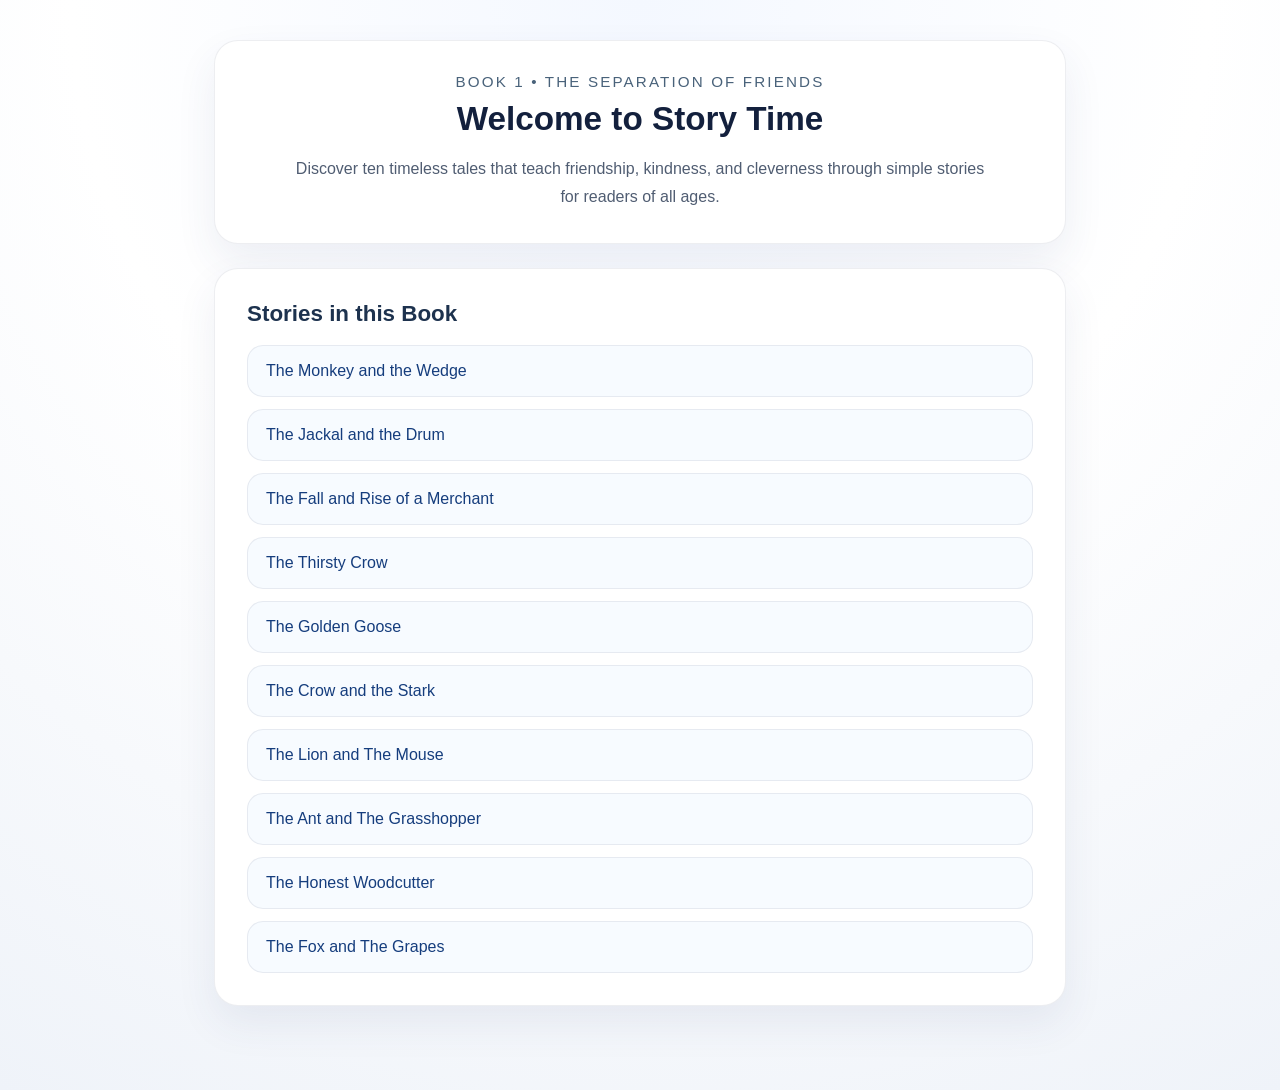
<file: index.html>
<!DOCTYPE html>
<html lang="en">
<head>
    <meta charset="UTF-8">
    <meta name="viewport" content="width=device-width, initial-scale=1.0">
    <title>Story Time</title>
    <link rel="stylesheet" href="styles.css">
</head>
<body>
    <main class="page-wrapper">
        <section class="hero-card">
            <p class="eyebrow">Book 1 • The Separation of Friends</p>
            <h1>Welcome to Story Time</h1>
            <p class="intro">Discover ten timeless tales that teach friendship, kindness, and cleverness through simple stories for readers of all ages.</p>
        </section>

        <section class="story-list-card">
            <h2>Stories in this Book</h2>
            <ol class="story-list">
                <li><a href="first-story.html">The Monkey and the Wedge</a></li>
                <li><a href="2.html">The Jackal and the Drum</a></li>
                <li><a href="3.html">The Fall and Rise of a Merchant</a></li>
                <li><a href="4.html">The Thirsty Crow</a></li>
                <li><a href="5.html">The Golden Goose</a></li>
                <li><a href="6.html">The Crow and the Stark</a></li>
                <li><a href="7.html">The Lion and The Mouse</a></li>
                <li><a href="8.html">The Ant and The Grasshopper</a></li>
                <li><a href="9.html">The Honest Woodcutter</a></li>
                <li><a href="10.html">The Fox and The Grapes</a></li>
            </ol>
        </section>
    </main>
</body>
</html>
</file>
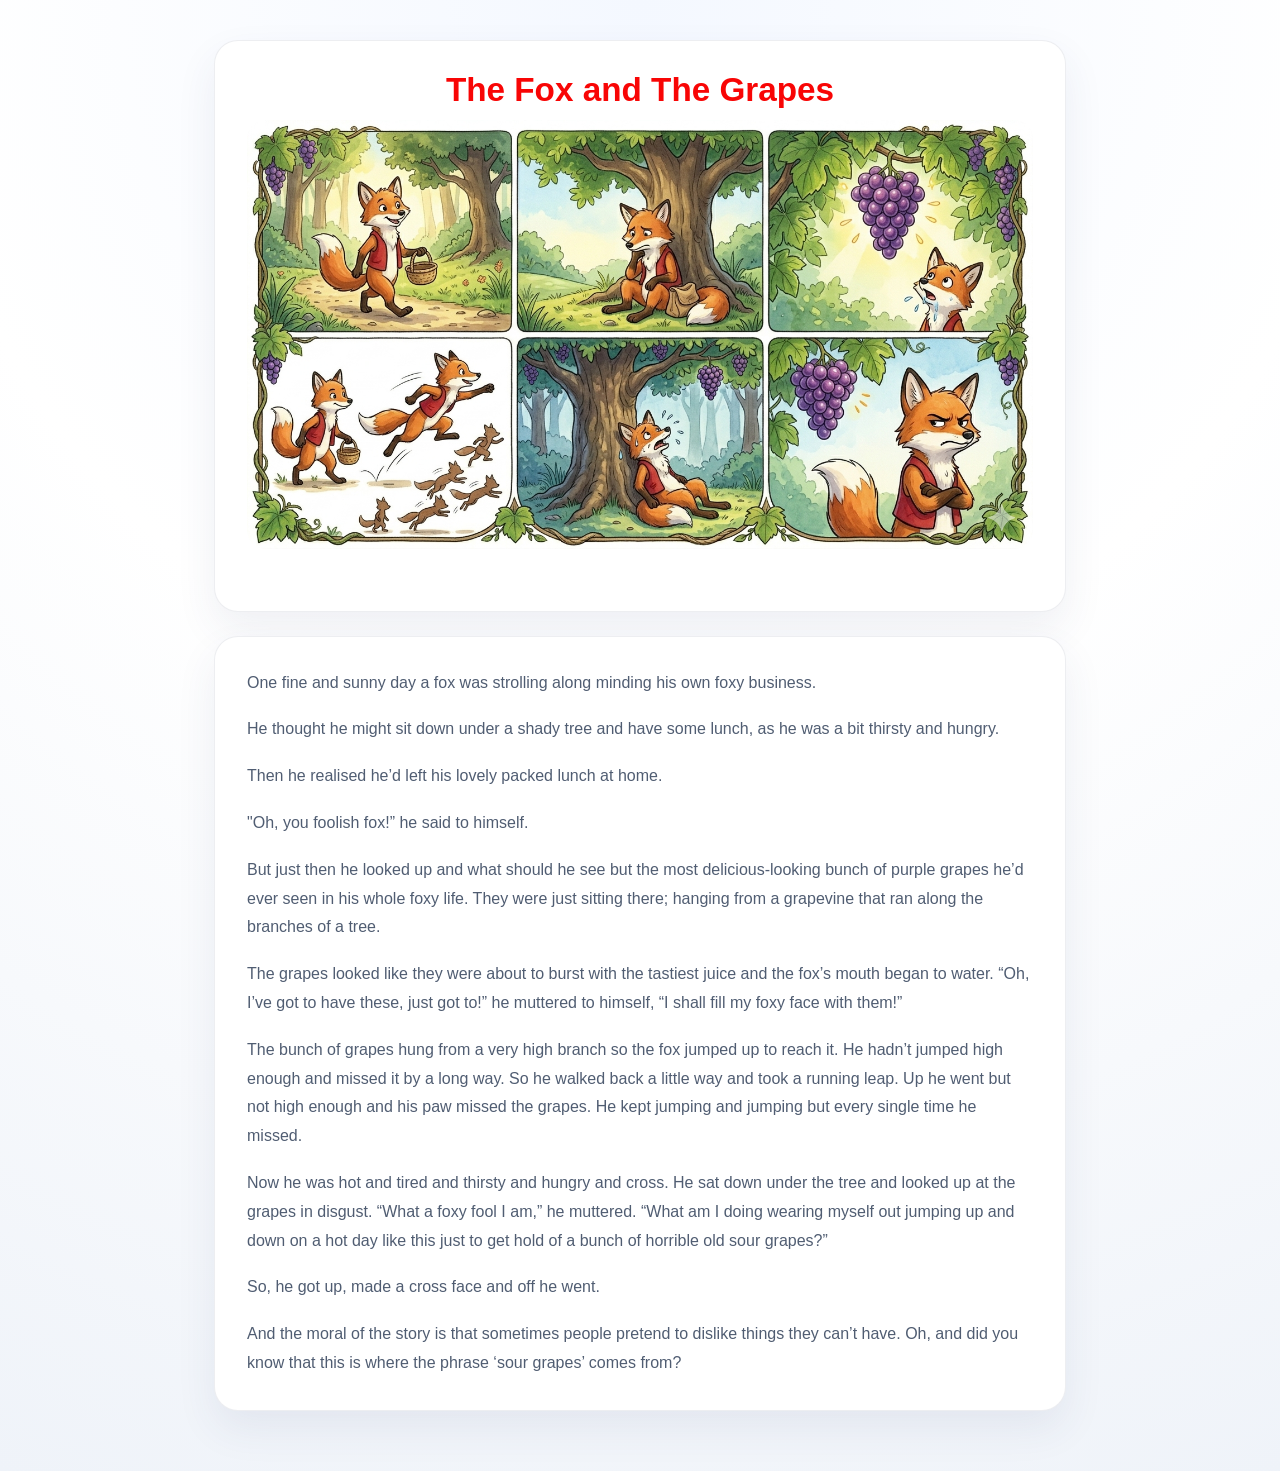
<file: 10.html>
<!DOCTYPE html>
<html lang="en">
<head>
    <meta charset="UTF-8">
    <meta name="viewport" content="width=device-width, initial-scale=1.0">
    <title>The Fox and The Grapes</title>
    <link rel="stylesheet" type="text/css" href="styles.css">
</head>
<body>
    <main class="page-wrapper">
        <section class="hero-card">
            <h1 id="heading">The Fox and The Grapes</h1>
            <div id="image-container">
                <img src="tenth.png" alt="tenth story image" id="story-image">
            </div>
        </section>
        <section id="story-container">
            <p>One fine and sunny day a fox was strolling along minding his own foxy business.</p>
            <p>He thought he might sit down under a shady tree and have some lunch, as he was a bit thirsty and hungry.</p>
            <p>Then he realised he’d left his lovely packed lunch at home.</p>
            <p>"Oh, you foolish fox!” he said to himself.</p>
            <p>But just then he looked up and what should he see but the most delicious-looking bunch of purple grapes he’d ever seen in his whole foxy life. They were just sitting there; hanging from a grapevine that ran along the branches of a tree.</p>
            <p>The grapes looked like they were about to burst with the tastiest juice and the fox’s mouth began to water. “Oh, I’ve got to have these, just got to!” he muttered to himself, “I shall fill my foxy face with them!”</p>
            <p>The bunch of grapes hung from a very high branch so the fox jumped up to reach it. He hadn’t jumped high enough and missed it by a long way. So he walked back a little way and took a running leap. Up he went but not high enough and his paw missed the grapes. He kept jumping and jumping but every single time he missed.</p>
            <p>Now he was hot and tired and thirsty and hungry and cross. He sat down under the tree and looked up at the grapes in disgust. “What a foxy fool I am,” he muttered. “What am I doing wearing myself out jumping up and down on a hot day like this just to get hold of a bunch of horrible old sour grapes?”</p>
            <p>So, he got up, made a cross face and off he went.</p>
            <p>And the moral of the story is that sometimes people pretend to dislike things they can’t have. Oh, and did you know that this is where the phrase ‘sour grapes’ comes from?</p>
        </section>
    </main>
</body>
</html>
</file>
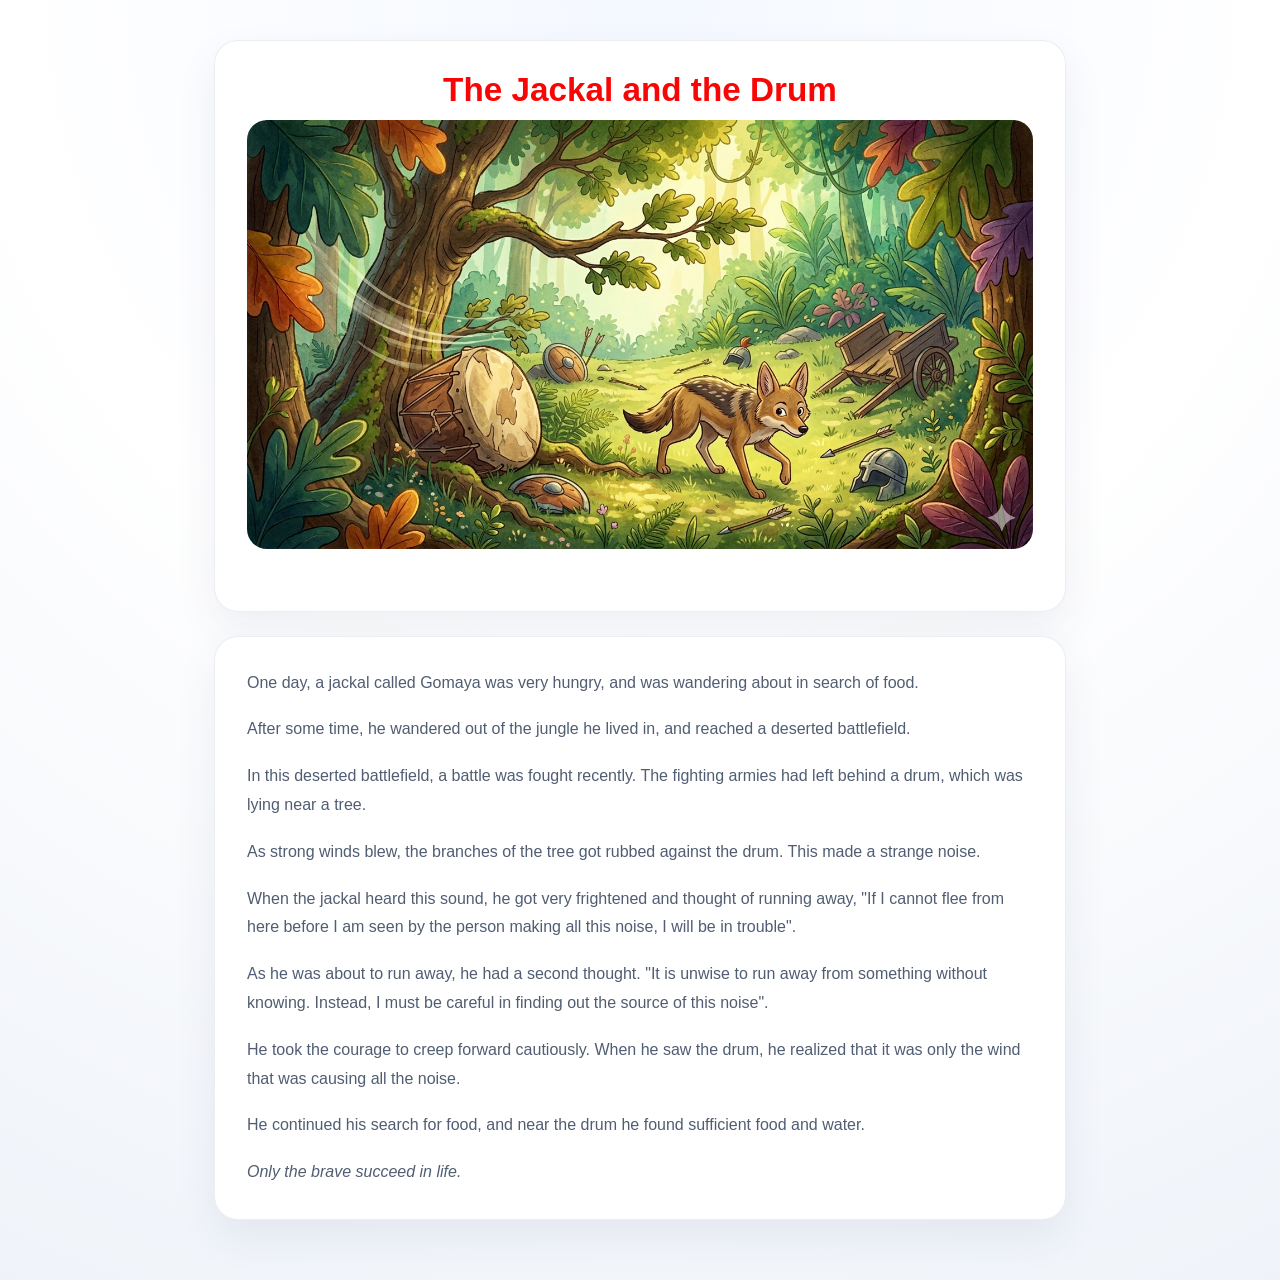
<file: 2.html>
<!DOCTYPE html>
<html lang="en">
<head>
    <meta charset="UTF-8">
    <meta name="viewport" content="width=device-width, initial-scale=1.0">
    <title>The Jackal and the Drum</title>
    <link rel="stylesheet" type="text/css" href="styles.css">
</head>
<body>
    <main class="page-wrapper">
        <section class="hero-card">
            <h1 id="heading">The Jackal and the Drum</h1>
            <div id="image-container">
                <img src="second.png" alt="second story image" id="story-image">
            </div>
        </section>
        <section id="story-container">
            <p>One day, a jackal called Gomaya was very hungry, and was wandering about in search of food.</p>
            <p>After some time, he wandered out of the jungle he lived in, and reached a deserted battlefield.</p>
            <p>In this deserted battlefield, a battle was fought recently. The fighting armies had left behind a drum, which was lying near a tree.</p>
            <p>As strong winds blew, the branches of the tree got rubbed against the drum. This made a strange noise.</p>
            <p>When the jackal heard this sound, he got very frightened and thought of running away, "If I cannot flee from here before I am seen by the person making all this noise, I will be in trouble".</p>
            <p>As he was about to run away, he had a second thought. "It is unwise to run away from something without knowing. Instead, I must be careful in finding out the source of this noise".</p>
            <p>He took the courage to creep forward cautiously. When he saw the drum, he realized that it was only the wind that was causing all the noise.</p>
            <p>He continued his search for food, and near the drum he found sufficient food and water.</p>
            <p id="moral"><em>Only the brave succeed in life.</em></p>
        </section>
    </main>
</body>
</html>
</file>
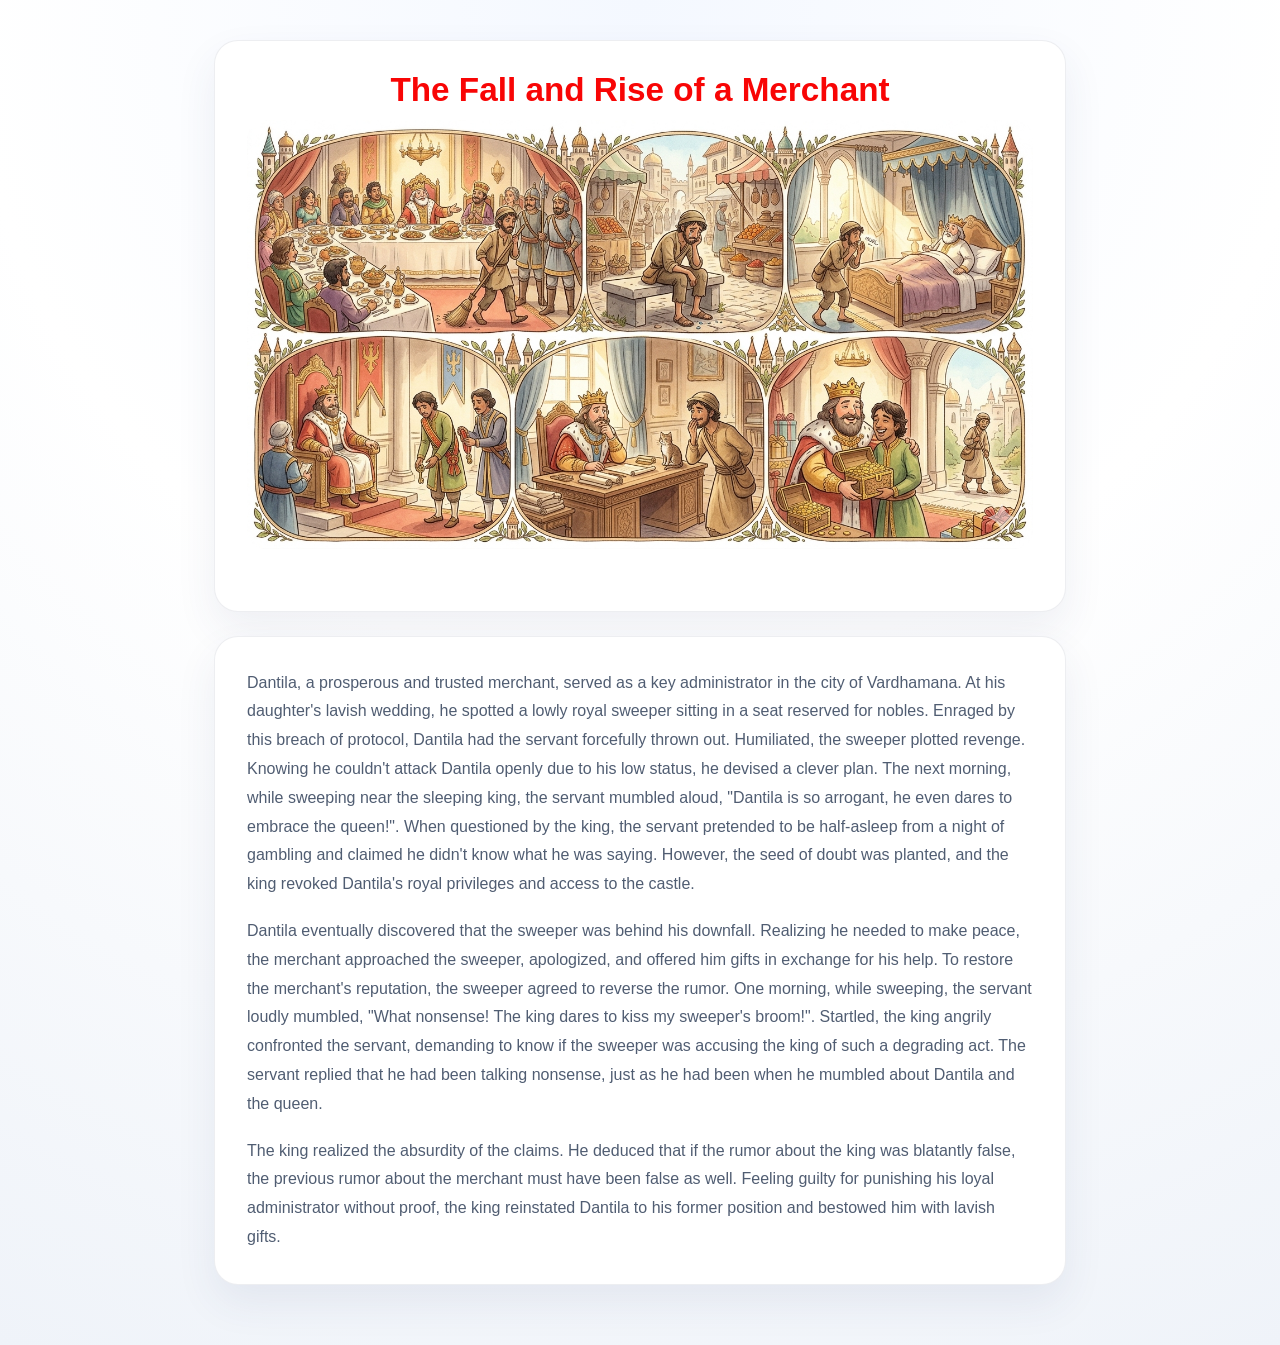
<file: 3.html>
<!DOCTYPE html>
<html lang="en">
<head>
    <meta charset="UTF-8">
    <meta name="viewport" content="width=device-width, initial-scale=1.0">
    <title>The Fall and Rise of a Merchant</title>
    <link rel="stylesheet" type="text/css" href="styles.css">
</head>
<body>
    <main class="page-wrapper">
        <section class="hero-card">
            <h1 id="heading">The Fall and Rise of a Merchant</h1>
            <div id="image-container">
                <img src="third.png" alt="third story image" id="story-image">
            </div>
        </section>
        <section id="story-container">
            <p>Dantila, a prosperous and trusted merchant, served as a key administrator in the city of Vardhamana. At his daughter's lavish wedding, he spotted a lowly royal sweeper sitting in a seat reserved for nobles. Enraged by this breach of protocol, Dantila had the servant forcefully thrown out. Humiliated, the sweeper plotted revenge. Knowing he couldn't attack Dantila openly due to his low status, he devised a clever plan. The next morning, while sweeping near the sleeping king, the servant mumbled aloud, "Dantila is so arrogant, he even dares to embrace the queen!". When questioned by the king, the servant pretended to be half-asleep from a night of gambling and claimed he didn't know what he was saying. However, the seed of doubt was planted, and the king revoked Dantila's royal privileges and access to the castle.</p>
            <p>Dantila eventually discovered that the sweeper was behind his downfall. Realizing he needed to make peace, the merchant approached the sweeper, apologized, and offered him gifts in exchange for his help. To restore the merchant's reputation, the sweeper agreed to reverse the rumor. One morning, while sweeping, the servant loudly mumbled, "What nonsense! The king dares to kiss my sweeper's broom!". Startled, the king angrily confronted the servant, demanding to know if the sweeper was accusing the king of such a degrading act. The servant replied that he had been talking nonsense, just as he had been when he mumbled about Dantila and the queen.</p>
            <p>The king realized the absurdity of the claims. He deduced that if the rumor about the king was blatantly false, the previous rumor about the merchant must have been false as well. Feeling guilty for punishing his loyal administrator without proof, the king reinstated Dantila to his former position and bestowed him with lavish gifts.</p>
        </section>
    </main>
</body>
</html>
</file>
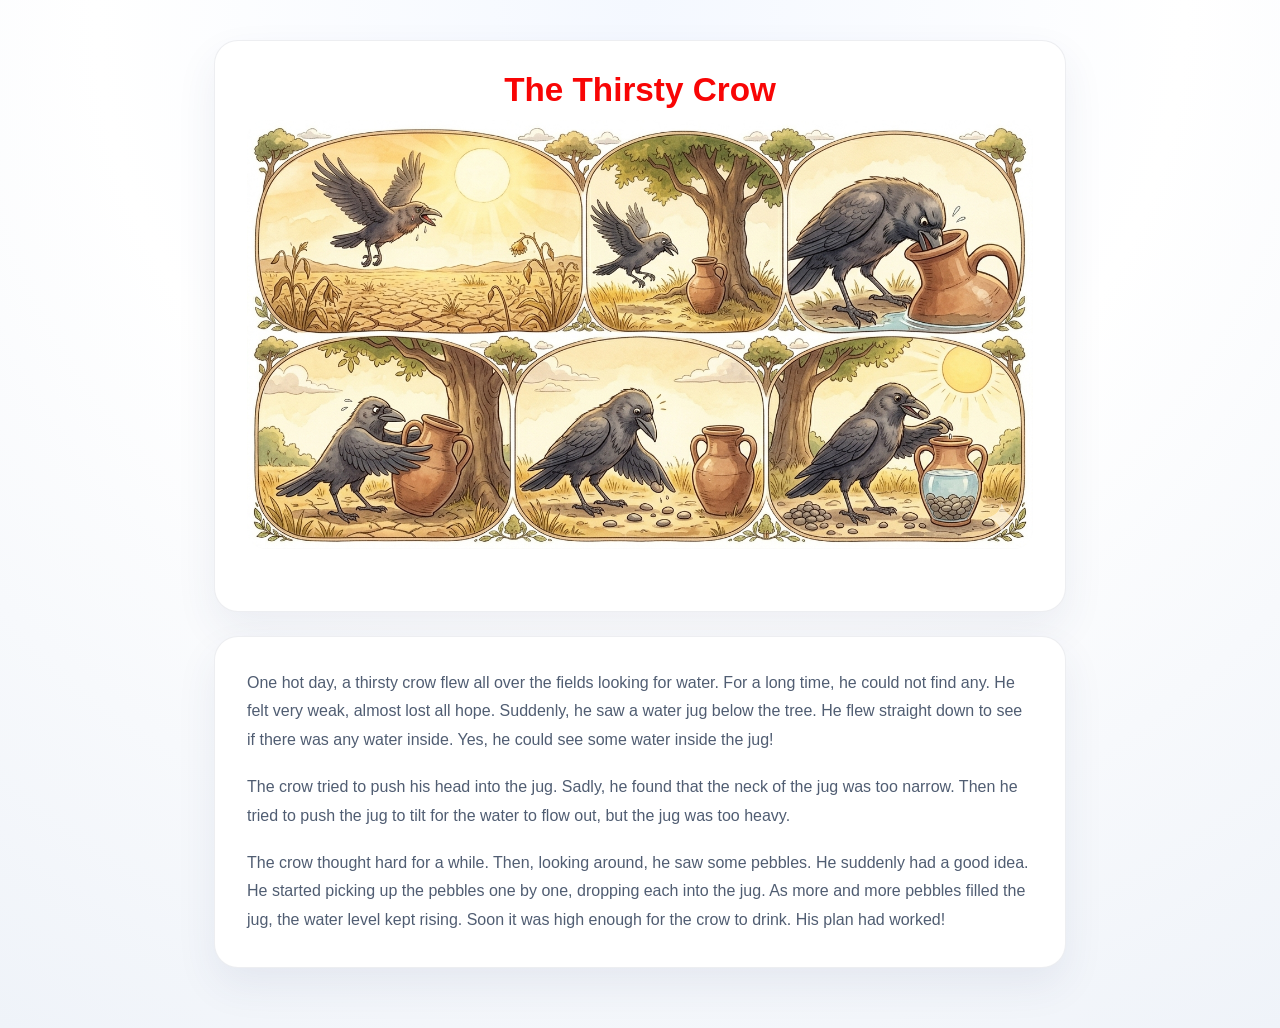
<file: 4.html>
<!DOCTYPE html>
<html lang="en">
<head>
    <meta charset="UTF-8">
    <meta name="viewport" content="width=device-width, initial-scale=1.0">
    <title>The Thirsty Crow</title>
    <link rel="stylesheet" type="text/css" href="styles.css">
</head>
<body>
    <main class="page-wrapper">
        <section class="hero-card">
            <h1 id="heading">The Thirsty Crow</h1>
            <div id="image-container">
                <img src="fourth.png" alt="fourth story image" id="story-image">
            </div>
        </section>
        <section id="story-container">
            <p>One hot day, a thirsty crow flew all over the fields looking for water. For a long time, he could not find any. He felt very weak, almost lost all hope. Suddenly, he saw a water jug below the tree. He flew straight down to see if there was any water inside. Yes, he could see some water inside the jug!</p>
            <p>The crow tried to push his head into the jug. Sadly, he found that the neck of the jug was too narrow. Then he tried to push the jug to tilt for the water to flow out, but the jug was too heavy.</p>
            <p>The crow thought hard for a while. Then, looking around, he saw some pebbles. He suddenly had a good idea. He started picking up the pebbles one by one, dropping each into the jug. As more and more pebbles filled the jug, the water level kept rising. Soon it was high enough for the crow to drink. His plan had worked!</p>
        </section>
    </main>
</body>
</html>
</file>
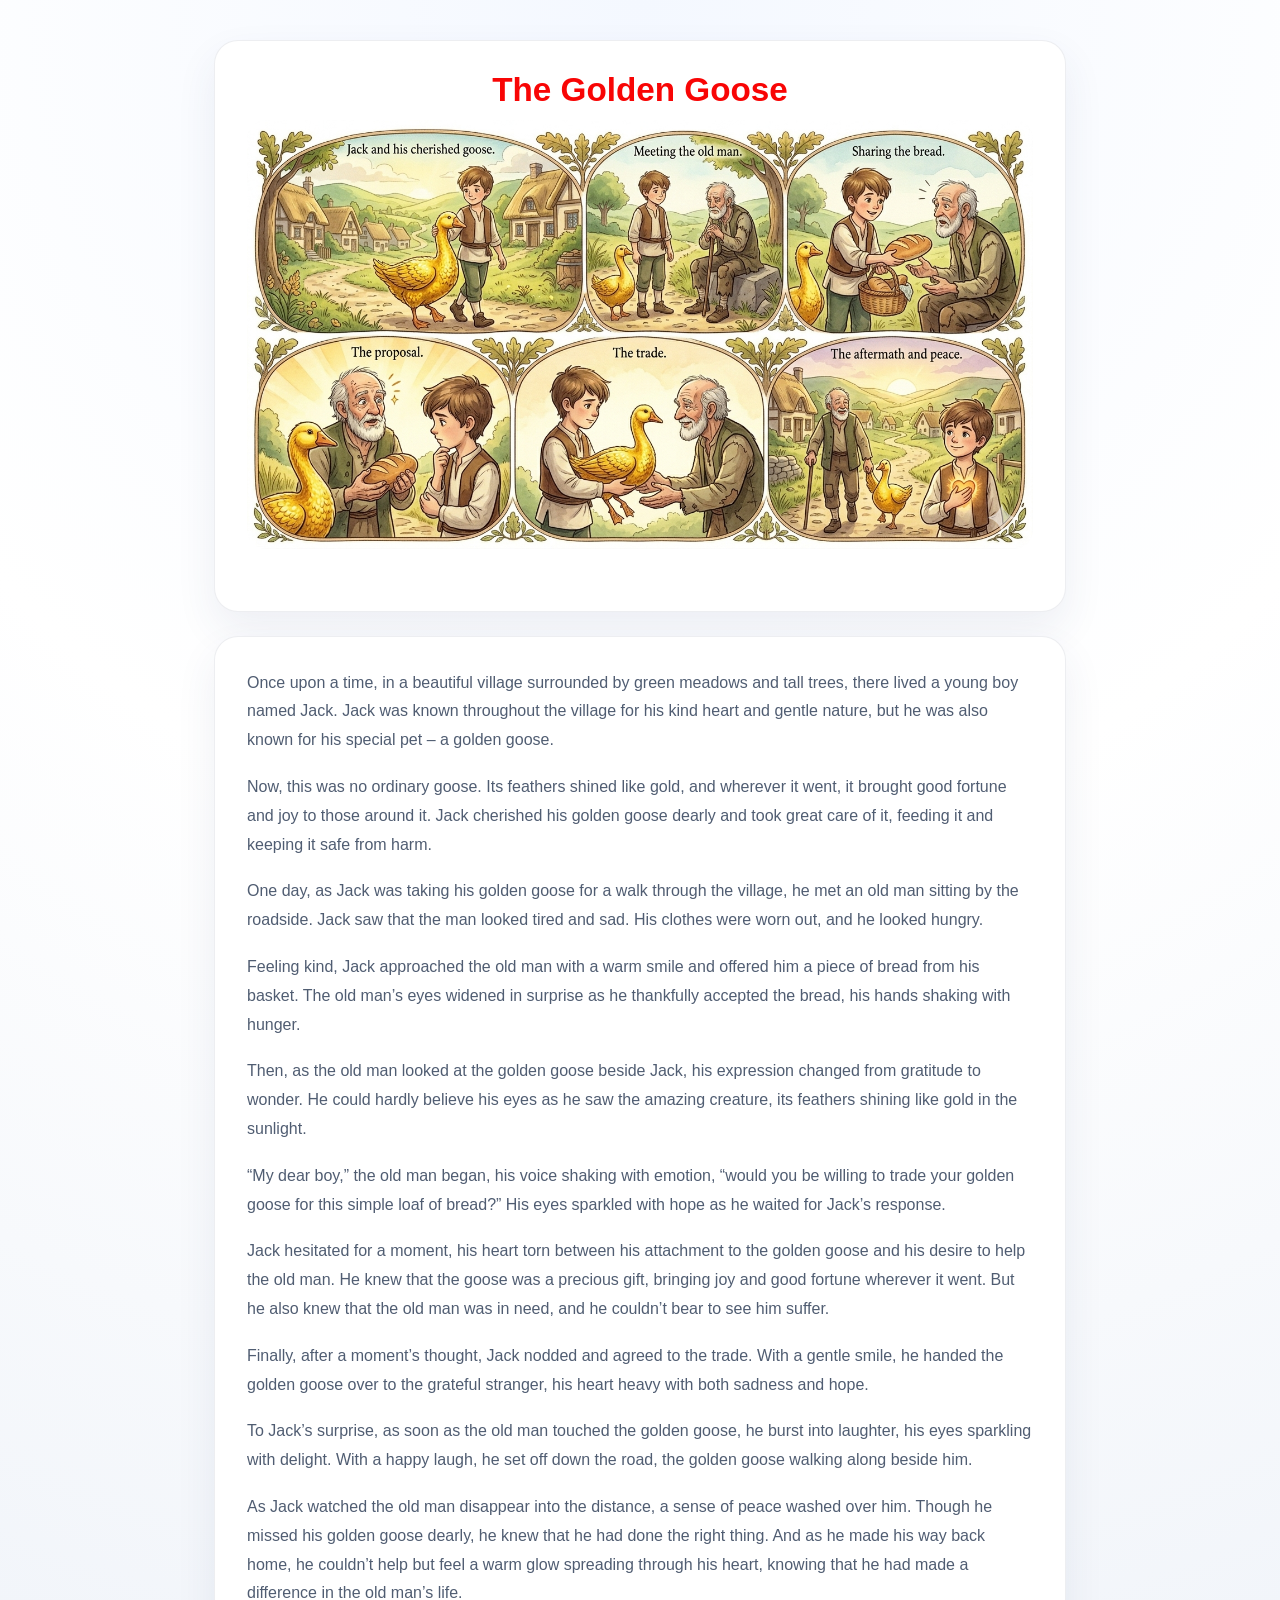
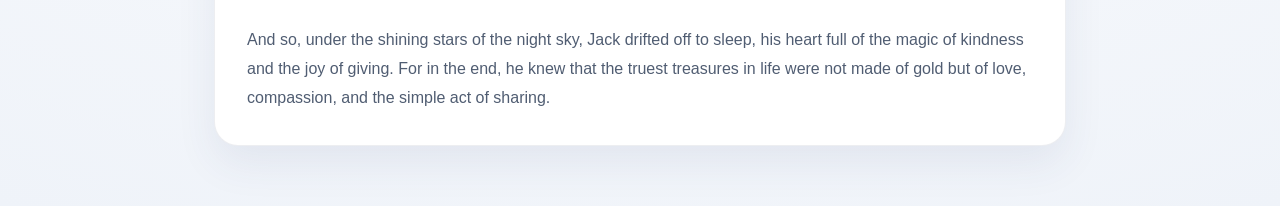
<file: 5.html>
<!DOCTYPE html>
<html lang="en">
<head>
    <meta charset="UTF-8">
    <meta name="viewport" content="width=device-width, initial-scale=1.0">
    <title>The Golden Goose</title>
    <link rel="stylesheet" type="text/css" href="styles.css">
</head>
<body>
    <main class="page-wrapper">
        <section class="hero-card">
            <h1 id="heading">The Golden Goose</h1>
            <div id="image-container">
                <img src="fifth.png" alt="fifth story image" id="story-image">
            </div>
        </section>
        <section id="story-container">
            <p>Once upon a time, in a beautiful village surrounded by green meadows and tall trees, there lived a young boy named Jack. Jack was known throughout the village for his kind heart and gentle nature, but he was also known for his special pet – a golden goose.</p>
            <p>Now, this was no ordinary goose. Its feathers shined like gold, and wherever it went, it brought good fortune and joy to those around it. Jack cherished his golden goose dearly and took great care of it, feeding it and keeping it safe from harm.</p>
            <p>One day, as Jack was taking his golden goose for a walk through the village, he met an old man sitting by the roadside. Jack saw that the man looked tired and sad. His clothes were worn out, and he looked hungry.</p>
            <p>Feeling kind, Jack approached the old man with a warm smile and offered him a piece of bread from his basket. The old man’s eyes widened in surprise as he thankfully accepted the bread, his hands shaking with hunger.</p>
            <p>Then, as the old man looked at the golden goose beside Jack, his expression changed from gratitude to wonder. He could hardly believe his eyes as he saw the amazing creature, its feathers shining like gold in the sunlight.</p>
            <p>“My dear boy,” the old man began, his voice shaking with emotion, “would you be willing to trade your golden goose for this simple loaf of bread?” His eyes sparkled with hope as he waited for Jack’s response.</p>
            <p>Jack hesitated for a moment, his heart torn between his attachment to the golden goose and his desire to help the old man. He knew that the goose was a precious gift, bringing joy and good fortune wherever it went. But he also knew that the old man was in need, and he couldn’t bear to see him suffer.</p>
            <p>Finally, after a moment’s thought, Jack nodded and agreed to the trade. With a gentle smile, he handed the golden goose over to the grateful stranger, his heart heavy with both sadness and hope.</p>
            <p>To Jack’s surprise, as soon as the old man touched the golden goose, he burst into laughter, his eyes sparkling with delight. With a happy laugh, he set off down the road, the golden goose walking along beside him.</p>
            <p>As Jack watched the old man disappear into the distance, a sense of peace washed over him. Though he missed his golden goose dearly, he knew that he had done the right thing. And as he made his way back home, he couldn’t help but feel a warm glow spreading through his heart, knowing that he had made a difference in the old man’s life.</p>
            <p>And so, under the shining stars of the night sky, Jack drifted off to sleep, his heart full of the magic of kindness and the joy of giving. For in the end, he knew that the truest treasures in life were not made of gold but of love, compassion, and the simple act of sharing.</p>
        </section>
    </main>
</body>
</html>
</file>
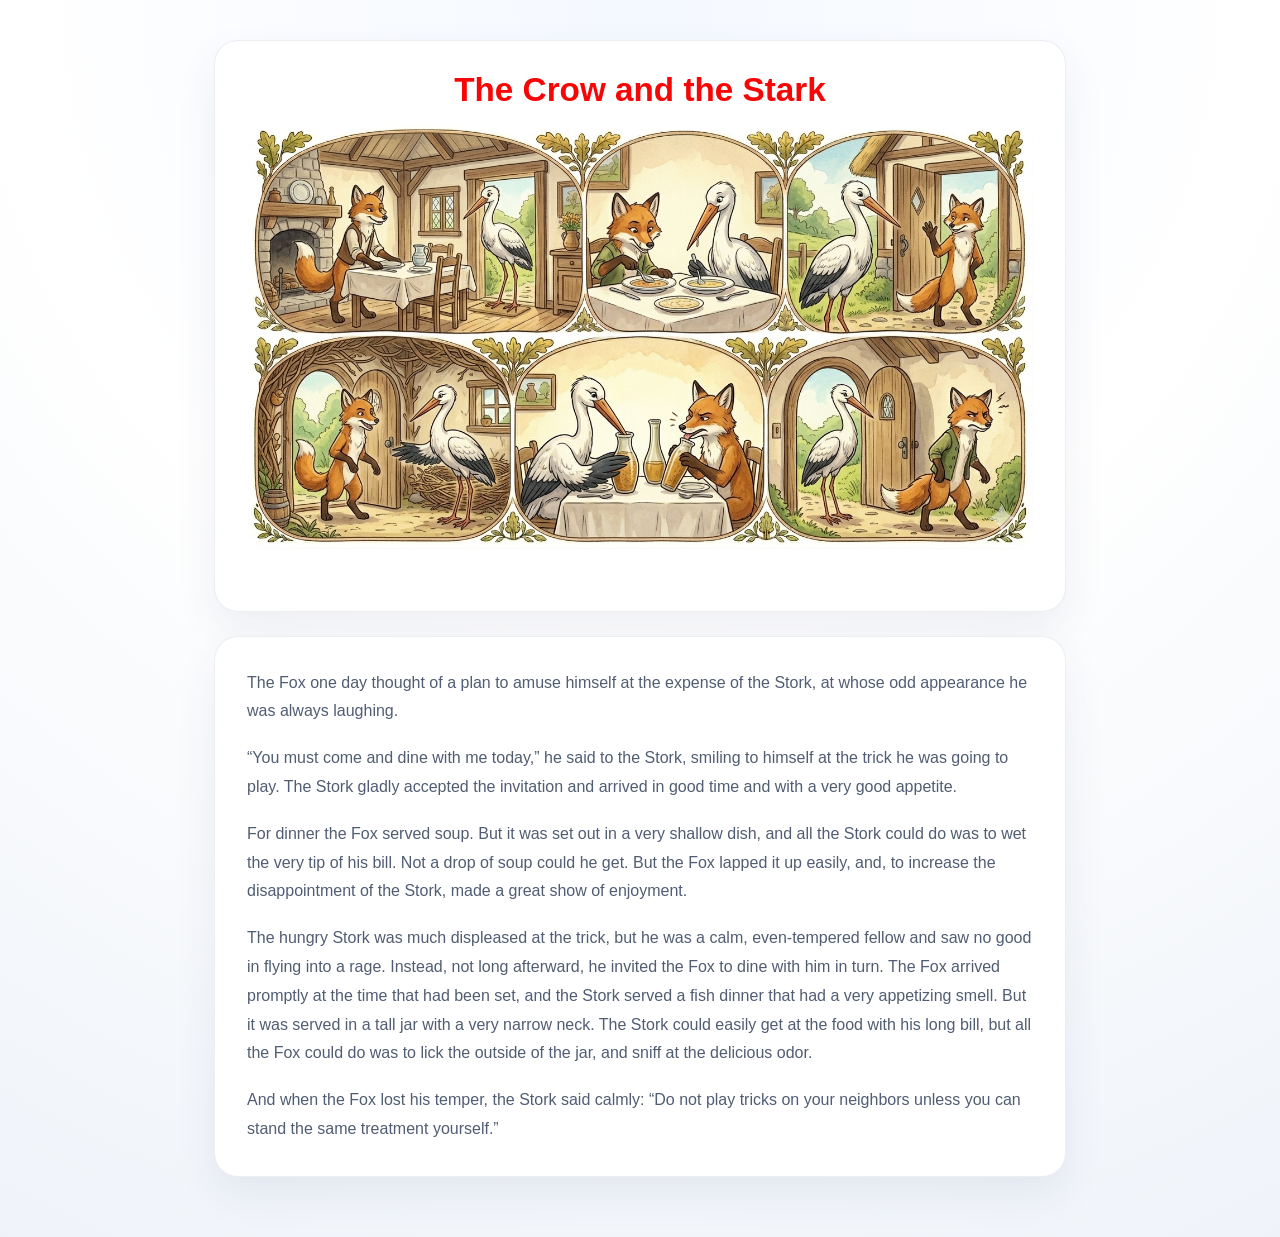
<file: 6.html>
<!DOCTYPE html>
<html lang="en">
<head>
    <meta charset="UTF-8">
    <meta name="viewport" content="width=device-width, initial-scale=1.0">
    <title>The Crow and the Stark</title>
    <link rel="stylesheet" type="text/css" href="styles.css">
</head>
<body>
    <main class="page-wrapper">
        <section class="hero-card">
            <h1 id="heading">The Crow and the Stark</h1>
            <div id="image-container">
                <img src="sixth.png" alt="sixth story image" id="story-image">
            </div>
        </section>
        <section id="story-container">
            <p>The Fox one day thought of a plan to amuse himself at the expense of the Stork, at whose odd appearance he was always laughing.</p>
            <p>“You must come and dine with me today,” he said to the Stork, smiling to himself at the trick he was going to play. The Stork gladly accepted the invitation and arrived in good time and with a very good appetite.</p>
            <p>For dinner the Fox served soup. But it was set out in a very shallow dish, and all the Stork could do was to wet the very tip of his bill. Not a drop of soup could he get. But the Fox lapped it up easily, and, to increase the disappointment of the Stork, made a great show of enjoyment.</p>
            <p>The hungry Stork was much displeased at the trick, but he was a calm, even-tempered fellow and saw no good in flying into a rage. Instead, not long afterward, he invited the Fox to dine with him in turn. The Fox arrived promptly at the time that had been set, and the Stork served a fish dinner that had a very appetizing smell. But it was served in a tall jar with a very narrow neck. The Stork could easily get at the food with his long bill, but all the Fox could do was to lick the outside of the jar, and sniff at the delicious odor.</p>
            <p>And when the Fox lost his temper, the Stork said calmly: “Do not play tricks on your neighbors unless you can stand the same treatment yourself.”</p>
        </section>
    </main>
</body>
</html>
</file>
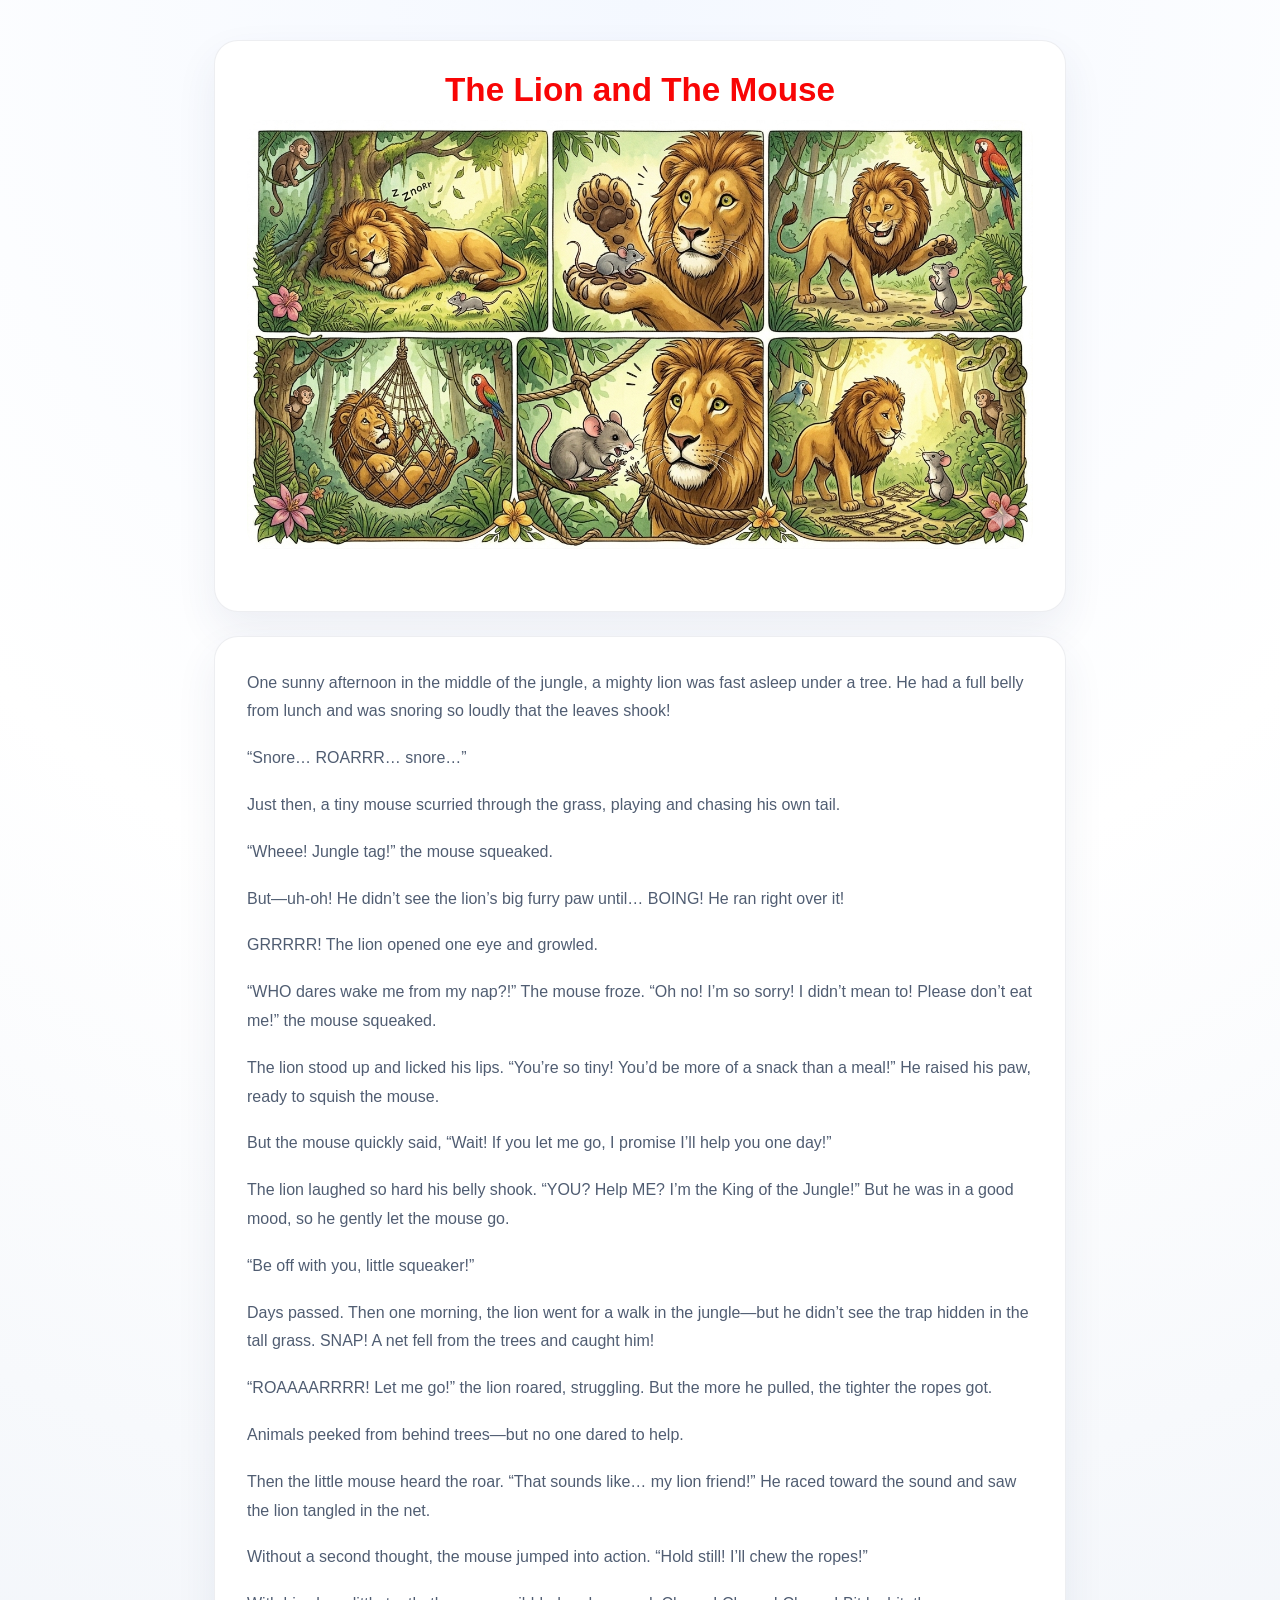
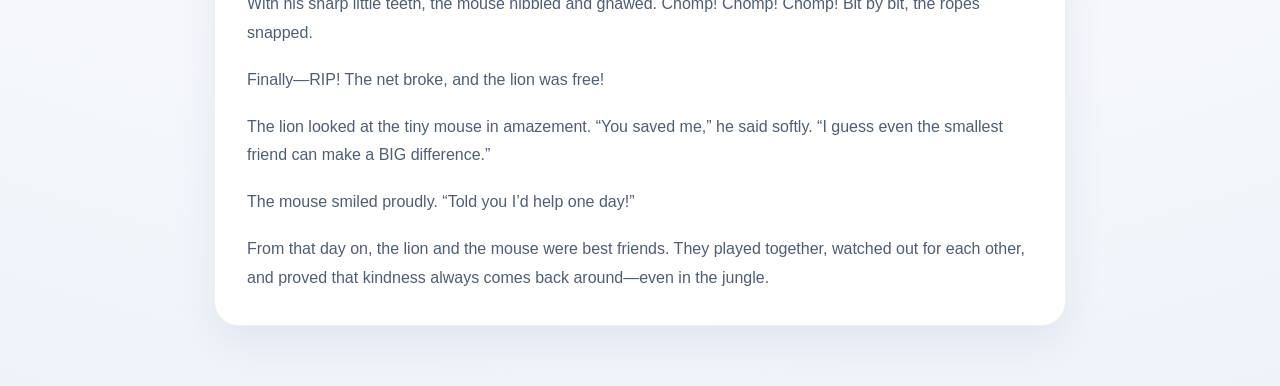
<file: 7.html>
<!DOCTYPE html>
<html lang="en">
<head>
    <meta charset="UTF-8">
    <meta name="viewport" content="width=device-width, initial-scale=1.0">
    <title>The Lion and The Mouse</title>
    <link rel="stylesheet" type="text/css" href="styles.css">
</head>
<body>
    <main class="page-wrapper">
        <section class="hero-card">
            <h1 id="heading">The Lion and The Mouse</h1>
            <div id="image-container">
                <img src="seventh.png" alt="seventh story image" id="story-image">
            </div>
        </section>
        <section id="story-container">
            <p>One sunny afternoon in the middle of the jungle, a mighty lion was fast asleep under a tree. He had a full belly from lunch and was snoring so loudly that the leaves shook!</p>
            <p>“Snore… ROARRR… snore…”</p>
            <p>Just then, a tiny mouse scurried through the grass, playing and chasing his own tail.</p>
            <p>“Wheee! Jungle tag!” the mouse squeaked.</p>
            <p>But—uh-oh! He didn’t see the lion’s big furry paw until… BOING! He ran right over it!</p>
            <p>GRRRRR! The lion opened one eye and growled.</p>
            <p>“WHO dares wake me from my nap?!” The mouse froze. “Oh no! I’m so sorry! I didn’t mean to! Please don’t eat me!” the mouse squeaked.</p>
            <p>The lion stood up and licked his lips. “You’re so tiny! You’d be more of a snack than a meal!” He raised his paw, ready to squish the mouse.</p>
            <p>But the mouse quickly said, “Wait! If you let me go, I promise I’ll help you one day!”</p>
            <p>The lion laughed so hard his belly shook. “YOU? Help ME? I’m the King of the Jungle!” But he was in a good mood, so he gently let the mouse go.</p>
            <p>“Be off with you, little squeaker!”</p>
            <p>Days passed. Then one morning, the lion went for a walk in the jungle—but he didn’t see the trap hidden in the tall grass. SNAP! A net fell from the trees and caught him!</p>
            <p>“ROAAAARRRR! Let me go!” the lion roared, struggling. But the more he pulled, the tighter the ropes got.</p>
            <p>Animals peeked from behind trees—but no one dared to help.</p>
            <p>Then the little mouse heard the roar. “That sounds like… my lion friend!” He raced toward the sound and saw the lion tangled in the net.</p>
            <p>Without a second thought, the mouse jumped into action. “Hold still! I’ll chew the ropes!”</p>
            <p>With his sharp little teeth, the mouse nibbled and gnawed. Chomp! Chomp! Chomp! Bit by bit, the ropes snapped.</p>
            <p>Finally—RIP! The net broke, and the lion was free!</p>
            <p>The lion looked at the tiny mouse in amazement. “You saved me,” he said softly. “I guess even the smallest friend can make a BIG difference.”</p>
            <p>The mouse smiled proudly. “Told you I’d help one day!”</p>
            <p>From that day on, the lion and the mouse were best friends. They played together, watched out for each other, and proved that kindness always comes back around—even in the jungle.</p>
        </section>
    </main>
</body>
</html>
</file>
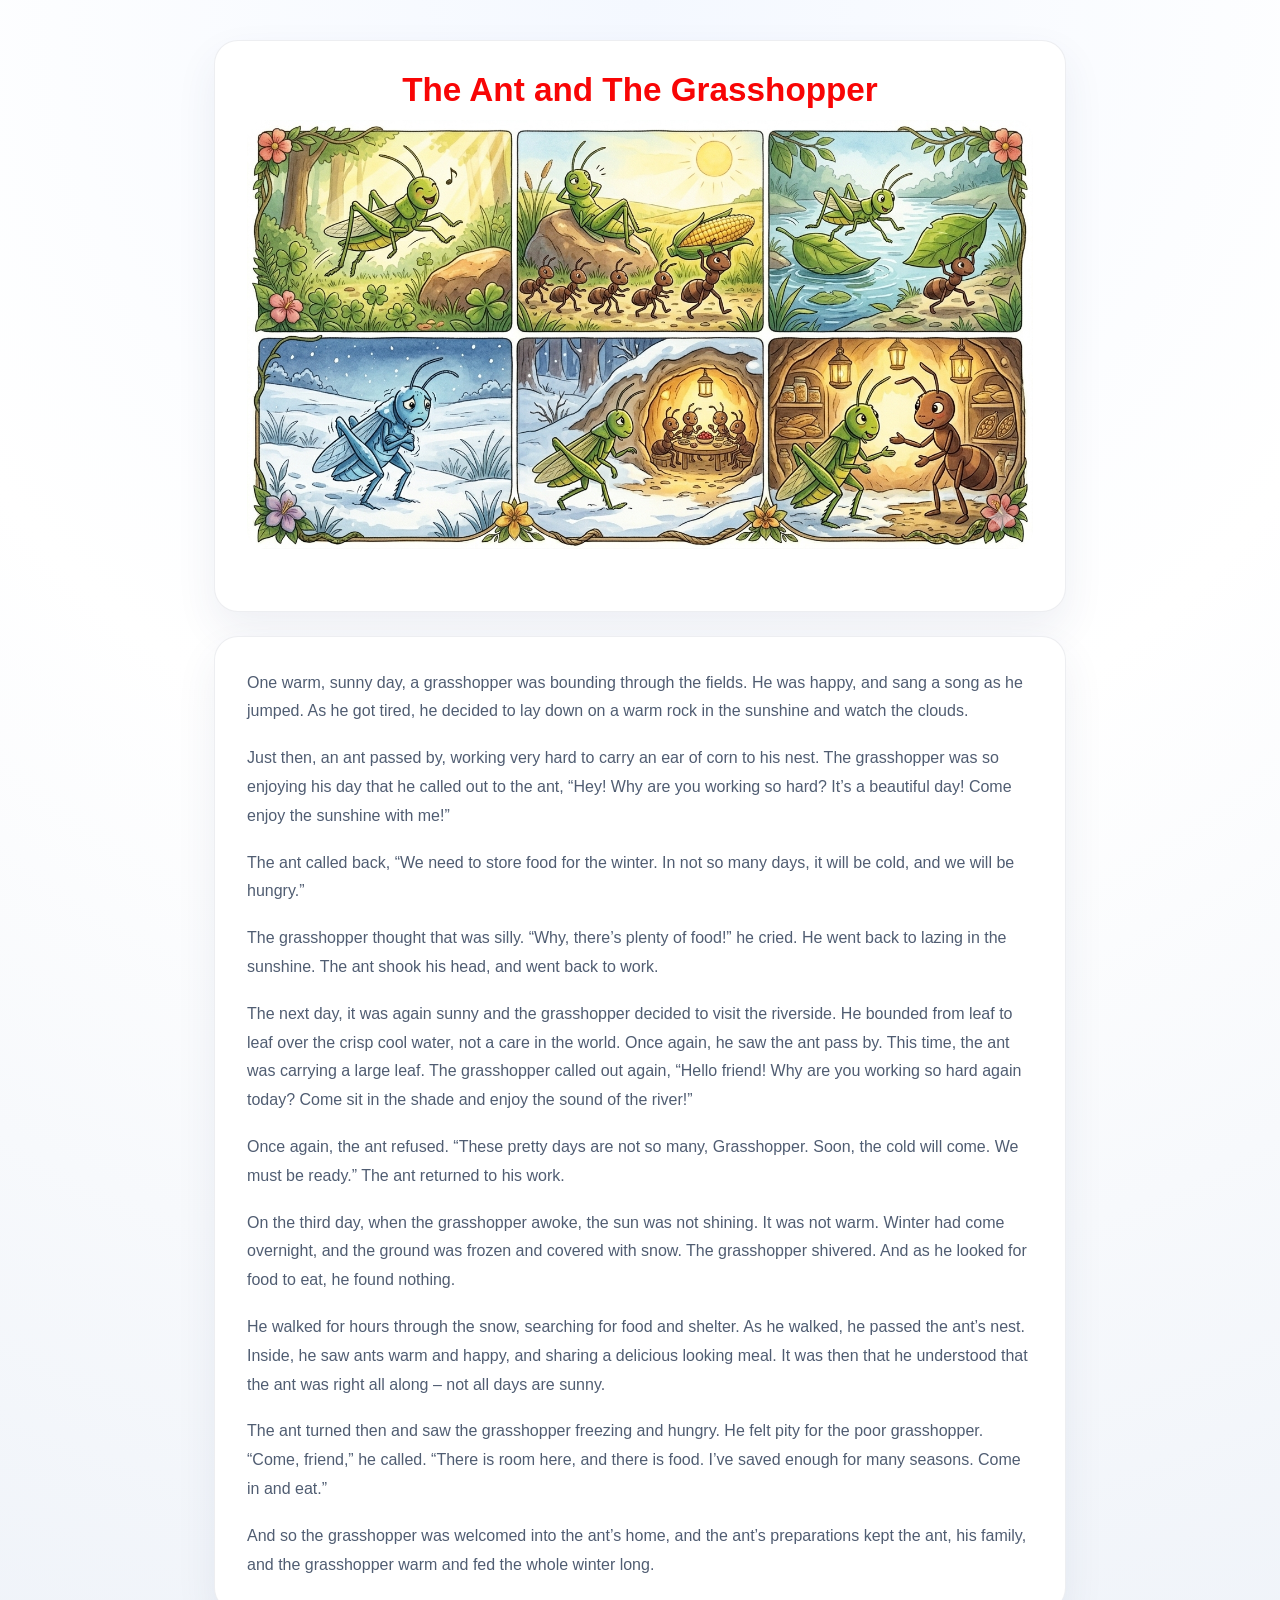
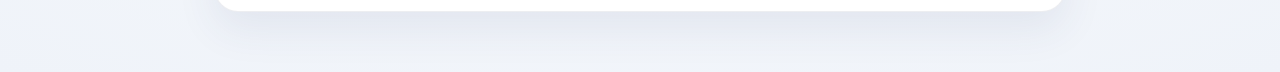
<file: 8.html>
<!DOCTYPE html>
<html lang="en">
<head>
    <meta charset="UTF-8">
    <meta name="viewport" content="width=device-width, initial-scale=1.0">
    <title>The Ant and The Grasshopper</title>
    <link rel="stylesheet" type="text/css" href="styles.css">
</head>
<body>
    <main class="page-wrapper">
        <section class="hero-card">
            <h1 id="heading">The Ant and The Grasshopper</h1>
            <div id="image-container">
                <img src="eighth.png" alt="eighth story image" id="story-image">
            </div>
        </section>
        <section id="story-container">
            <p>One warm, sunny day, a grasshopper was bounding through the fields. He was happy, and sang a song as he jumped. As he got tired, he decided to lay down on a warm rock in the sunshine and watch the clouds.</p>
            <p>Just then, an ant passed by, working very hard to carry an ear of corn to his nest. The grasshopper was so enjoying his day that he called out to the ant, “Hey! Why are you working so hard? It’s a beautiful day! Come enjoy the sunshine with me!”</p>
            <p>The ant called back, “We need to store food for the winter. In not so many days, it will be cold, and we will be hungry.”</p>
            <p>The grasshopper thought that was silly. “Why, there’s plenty of food!” he cried. He went back to lazing in the sunshine. The ant shook his head, and went back to work.</p>
            <p>The next day, it was again sunny and the grasshopper decided to visit the riverside. He bounded from leaf to leaf over the crisp cool water, not a care in the world. Once again, he saw the ant pass by. This time, the ant was carrying a large leaf. The grasshopper called out again, “Hello friend! Why are you working so hard again today? Come sit in the shade and enjoy the sound of the river!”</p>
            <p>Once again, the ant refused. “These pretty days are not so many, Grasshopper. Soon, the cold will come. We must be ready.” The ant returned to his work.</p>
            <p>On the third day, when the grasshopper awoke, the sun was not shining. It was not warm. Winter had come overnight, and the ground was frozen and covered with snow. The grasshopper shivered. And as he looked for food to eat, he found nothing.</p>
            <p>He walked for hours through the snow, searching for food and shelter. As he walked, he passed the ant’s nest. Inside, he saw ants warm and happy, and sharing a delicious looking meal. It was then that he understood that the ant was right all along – not all days are sunny.</p>
            <p>The ant turned then and saw the grasshopper freezing and hungry. He felt pity for the poor grasshopper. “Come, friend,” he called. “There is room here, and there is food. I’ve saved enough for many seasons. Come in and eat.”</p>
            <p>And so the grasshopper was welcomed into the ant’s home, and the ant’s preparations kept the ant, his family, and the grasshopper warm and fed the whole winter long.</p>
        </section>
    </main>
</body>
</html>
</file>
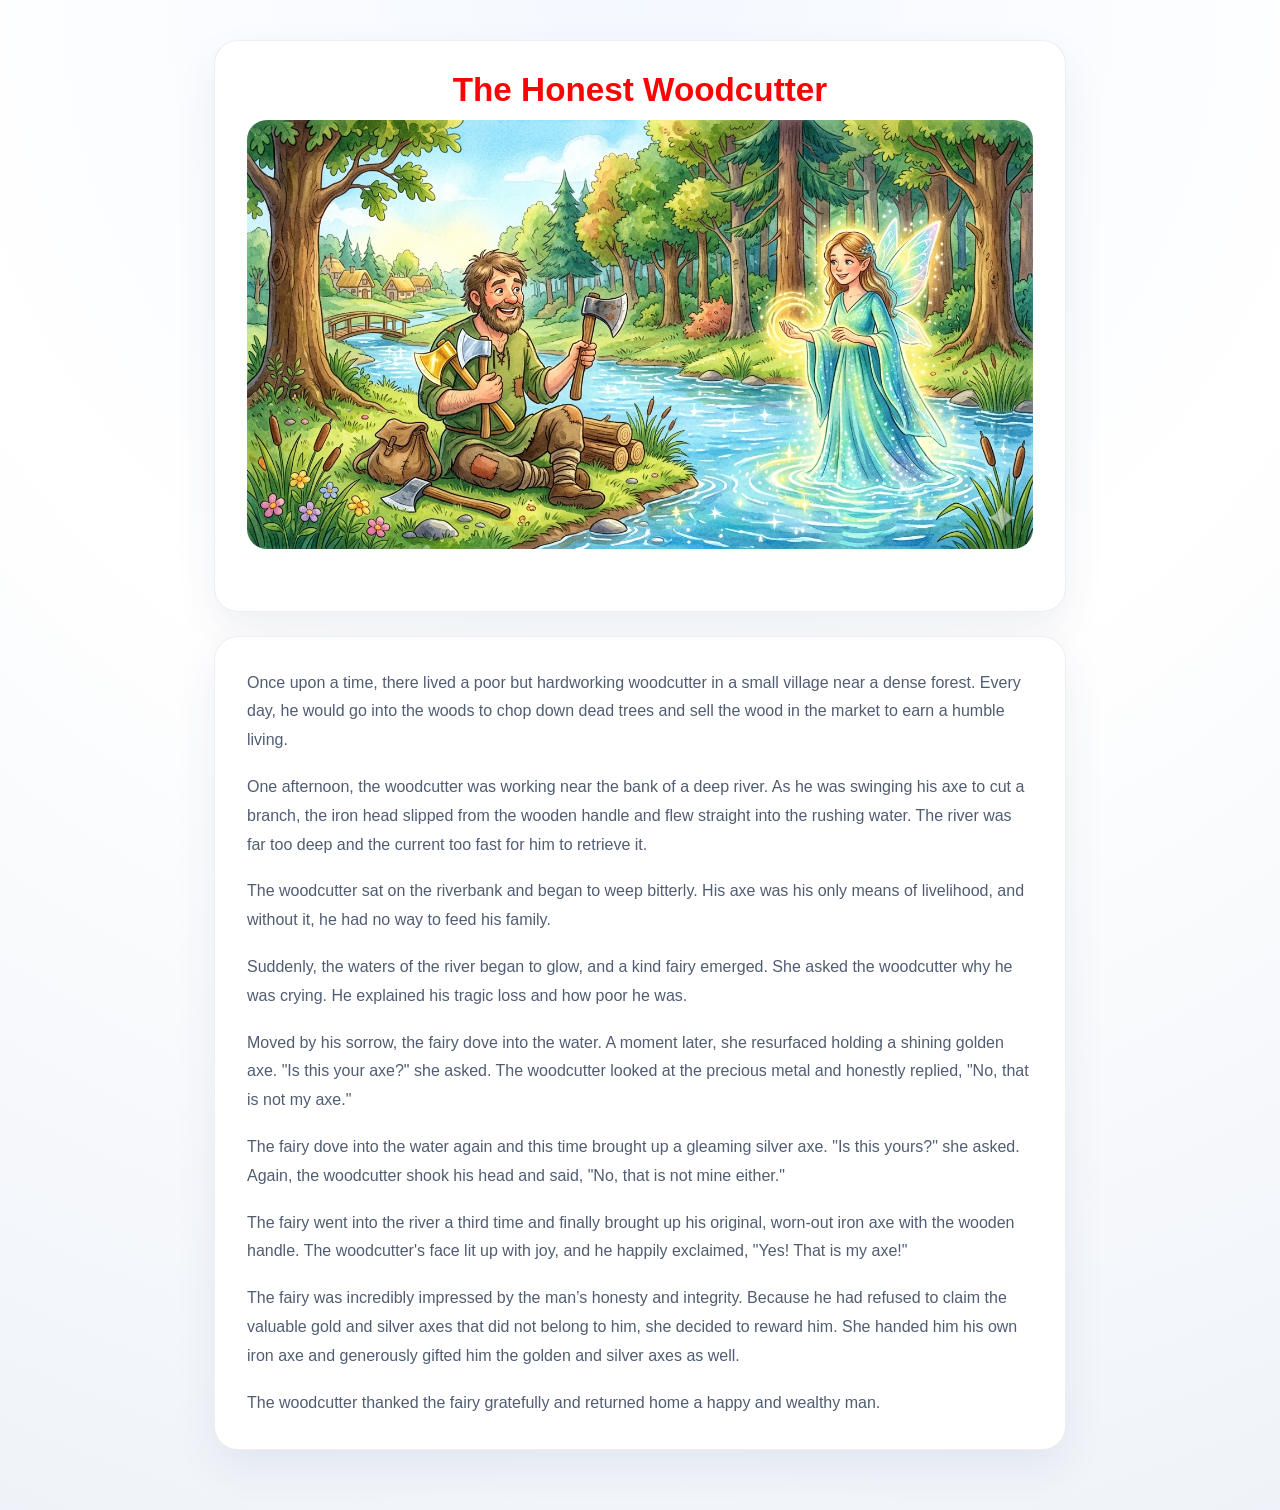
<file: 9.html>
<!DOCTYPE html>
<html lang="en">
<head>
    <meta charset="UTF-8">
    <meta name="viewport" content="width=device-width, initial-scale=1.0">
    <title>The Honest Woodcutter</title>
    <link rel="stylesheet" type="text/css" href="styles.css">
</head>
<body>
    <main class="page-wrapper">
        <section class="hero-card">
            <h1 id="heading">The Honest Woodcutter</h1>
            <div id="image-container">
                <img src="ninth.png" alt="ninth story image" id="story-image">
            </div>
        </section>
        <section id="story-container">
            <p>Once upon a time, there lived a poor but hardworking woodcutter in a small village near a dense forest. Every day, he would go into the woods to chop down dead trees and sell the wood in the market to earn a humble living.</p>
            <p>One afternoon, the woodcutter was working near the bank of a deep river. As he was swinging his axe to cut a branch, the iron head slipped from the wooden handle and flew straight into the rushing water. The river was far too deep and the current too fast for him to retrieve it.</p>
            <p>The woodcutter sat on the riverbank and began to weep bitterly. His axe was his only means of livelihood, and without it, he had no way to feed his family.</p>
            <p>Suddenly, the waters of the river began to glow, and a kind fairy emerged. She asked the woodcutter why he was crying. He explained his tragic loss and how poor he was.</p>
            <p>Moved by his sorrow, the fairy dove into the water. A moment later, she resurfaced holding a shining golden axe. "Is this your axe?" she asked. The woodcutter looked at the precious metal and honestly replied, "No, that is not my axe."</p>
            <p>The fairy dove into the water again and this time brought up a gleaming silver axe. "Is this yours?" she asked. Again, the woodcutter shook his head and said, "No, that is not mine either."</p>
            <p>The fairy went into the river a third time and finally brought up his original, worn-out iron axe with the wooden handle. The woodcutter's face lit up with joy, and he happily exclaimed, "Yes! That is my axe!"</p>
            <p>The fairy was incredibly impressed by the man’s honesty and integrity. Because he had refused to claim the valuable gold and silver axes that did not belong to him, she decided to reward him. She handed him his own iron axe and generously gifted him the golden and silver axes as well.</p>
            <p>The woodcutter thanked the fairy gratefully and returned home a happy and wealthy man.</p>
        </section>
    </main>
</body>
</html>
</file>
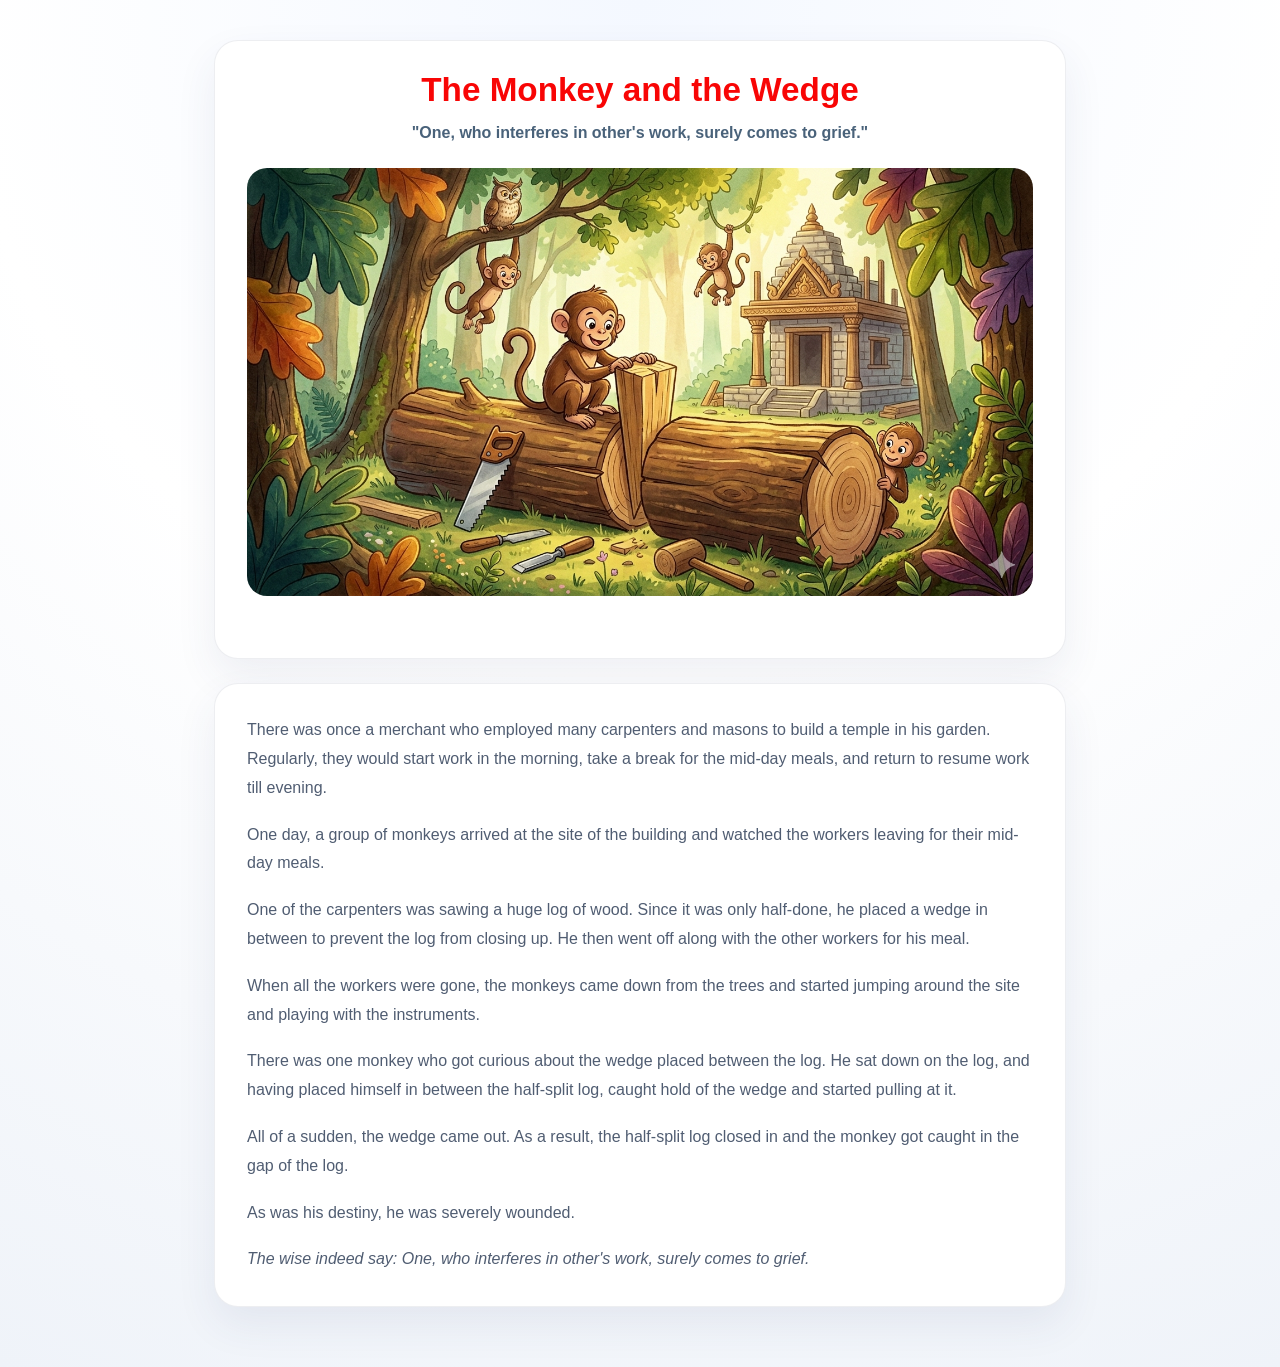
<file: first-story.html>
<!DOCTYPE html>
<html lang="en">
<head>
    <meta charset="UTF-8">
    <meta name="viewport" content="width=device-width, initial-scale=1.0">
    <title>The Monkey and the Wedge</title>
    <link rel="stylesheet" type="text/css" href="styles.css">
</head>
<body>
    <main class="page-wrapper">
        <section class="hero-card">
            <h1 id="heading">The Monkey and the Wedge</h1>
            <h4 id="punchline">"One, who interferes in other's work, surely comes to grief."</h4>
            <div id="image-container">
                <img src="first.png" alt="first story image" id="story-image">
            </div>
        </section>

        <section id="story-container">
            <p>There was once a merchant who employed many carpenters and masons to build a temple in his garden. Regularly, they would start work in the morning, take a break for the mid-day meals, and return to resume work till evening.</p>
            <p>One day, a group of monkeys arrived at the site of the building and watched the workers leaving for their mid-day meals.</p>
            <p>One of the carpenters was sawing a huge log of wood. Since it was only half-done, he placed a wedge in between to prevent the log from closing up. He then went off along with the other workers for his meal.</p>
            <p>When all the workers were gone, the monkeys came down from the trees and started jumping around the site and playing with the instruments.</p>
            <p>There was one monkey who got curious about the wedge placed between the log. He sat down on the log, and having placed himself in between the half-split log, caught hold of the wedge and started pulling at it.</p>
            <p>All of a sudden, the wedge came out. As a result, the half-split log closed in and the monkey got caught in the gap of the log.</p>
            <p>As was his destiny, he was severely wounded.</p>
            <p id="moral"><em>The wise indeed say: One, who interferes in other's work, surely comes to grief.</em></p>
        </section>
    </main>
</body>
</html>
</file>
<file: styles.css>
* {
    box-sizing: border-box;
}

body {
    margin: 0;
    min-height: 100vh;
    font-family: "Inter", Arial, sans-serif;
    color: #222;
    background: radial-gradient(circle at top, #f4f8ff 0%, #ffffff 45%, #eff3f9 100%);
}

.page-wrapper {
    max-width: 900px;
    margin: 0 auto;
    padding: 40px 24px 60px;
}

.hero-card,
.story-list-card {
    background: #ffffff;
    border: 1px solid rgba(29, 43, 74, 0.08);
    border-radius: 24px;
    box-shadow: 0 18px 40px rgba(48, 69, 117, 0.08);
    padding: 32px;
    margin-bottom: 24px;
}

.hero-card {
    text-align: center;
}

.eyebrow {
    margin: 0 0 12px;
    color: #49627a;
    font-size: 0.95rem;
    letter-spacing: 0.14em;
    text-transform: uppercase;
}

.hero-card h1 {
    margin: 0;
    font-size: clamp(2rem, 2.6vw, 3rem);
    line-height: 1.05;
    color: #13203d;
}

#heading {
    margin-bottom: 12px;
    color: #f80505;
}

#punchline {
    margin: 0 0 22px;
    color: #49627a;
    font-size: 1rem;
    line-height: 1.6;
}

#image-container {
    text-align: center;
    margin-bottom: 26px;
}

#story-image {
    max-width: 100%;
    border-radius: 20px;
    display: inline-block;
}

#story-container {
    background: #ffffff;
    border: 1px solid rgba(29, 43, 74, 0.08);
    border-radius: 24px;
    box-shadow: 0 18px 40px rgba(48, 69, 117, 0.08);
    padding: 32px;
    color: #505d72;
    line-height: 1.8;
    font-size: 1rem;
}

#story-container p {
    margin: 0 0 18px;
}

#story-container p:last-child {
    margin-bottom: 0;
}

.intro {
    margin: 18px auto 0;
    max-width: 700px;
    color: #505d72;
    font-size: 1rem;
    line-height: 1.75;
}

.story-list-card h2 {
    margin: 0 0 18px;
    font-size: 1.4rem;
    color: #1d324e;
}

.story-list {
    list-style: none;
    padding: 0;
    margin: 0;
    display: grid;
    gap: 12px;
}

.story-list li {
    background: #f7fbff;
    border: 1px solid rgba(29, 43, 74, 0.08);
    border-radius: 16px;
    padding: 16px 18px;
}

.story-list a {
    color: #153d7d;
    text-decoration: none;
    font-size: 1rem;
    display: inline-block;
    width: 100%;
}

.story-list a:hover,
.story-list a:focus-visible {
    color: #0f2d63;
    text-decoration: underline;
}

@media (max-width: 640px) {
    .page-wrapper {
        padding: 24px 16px 40px;
    }

    .hero-card,
    .story-list-card {
        padding: 24px;
    }
}
</file>
